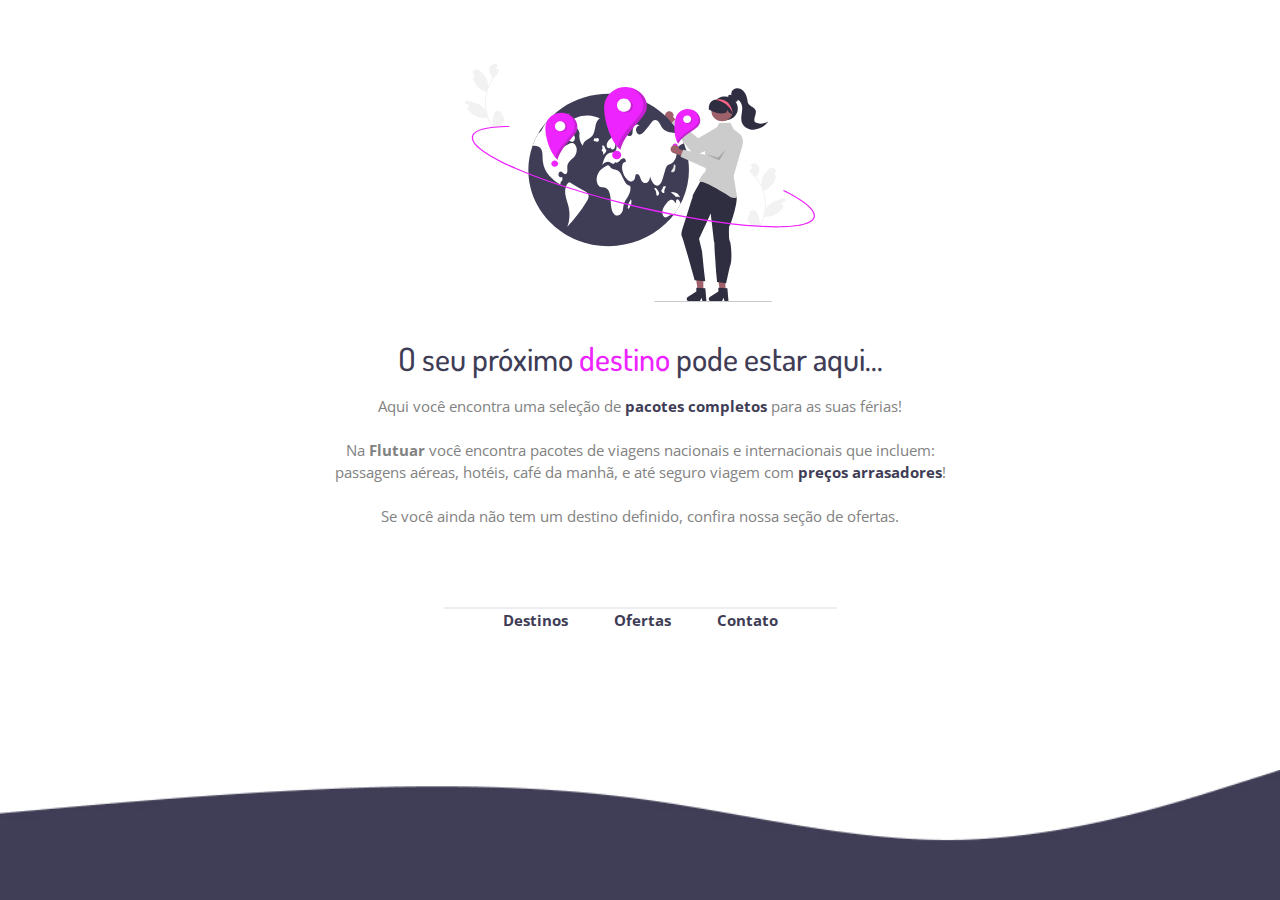
<file: desafio01-extra/index.html>
<!DOCTYPE html>
<html lang="pt-br">
  <head>
    <meta charset="UTF-8" />
    <meta http-equiv="X-UA-Compatible" content="IE=edge" />
    <meta name="viewport" content="width=device-width, initial-scale=1.0" />
    <title>Viaje com a gente!</title>
    <link rel="stylesheet" href="style.css" />
    <link rel="preconnect" href="https://fonts.googleapis.com">
    <link rel="preconnect" href="https://fonts.gstatic.com" crossorigin>
    <link href="https://fonts.googleapis.com/css2?family=Dosis:wght@500;700&family=Open+Sans:wght@400;700&display=swap" rel="stylesheet">
    <link rel="shortcut icon" href="./images/Favicon.svg" type="icon"/>
  </head>
  <body>
    <img
      src="./images/img1.svg"
      alt="imagem de uma mulher de cabelo preso com globo terrestre"
    />
    <h1>O seu próximo <span>destino</span> pode estar aqui...</h1>
    <div id="container">
      
      <p>
        Aqui você encontra uma seleção de <span>pacotes completos</span> para as suas férias!
      </p>
      <br>
      <p>
        Na <strong style="font-weight: 700">Flutuar</strong> você encontra pacotes de viagens nacionais e internacionais
        que incluem: passagens aéreas, hotéis, café da manhã, e até seguro
        viagem com <span>preços arrasadores</span>!
      </p>
      <br>
      <p>
        Se você ainda não tem um destino definido, confira nossa seção de
        ofertas.
      </p>
    </div>

    <div id="footer">
        <div id="line"></div>
      <a target="_blank" href="#">Destinos</a>
      <a target="_blank" href="#">Ofertas</a>
      <a target="_blank" href="#">Contato</a>
    </div>

    <img class="wave" src="./images/Wave.jpg" alt="onda roxa" />
  </body>
</html>
</file>
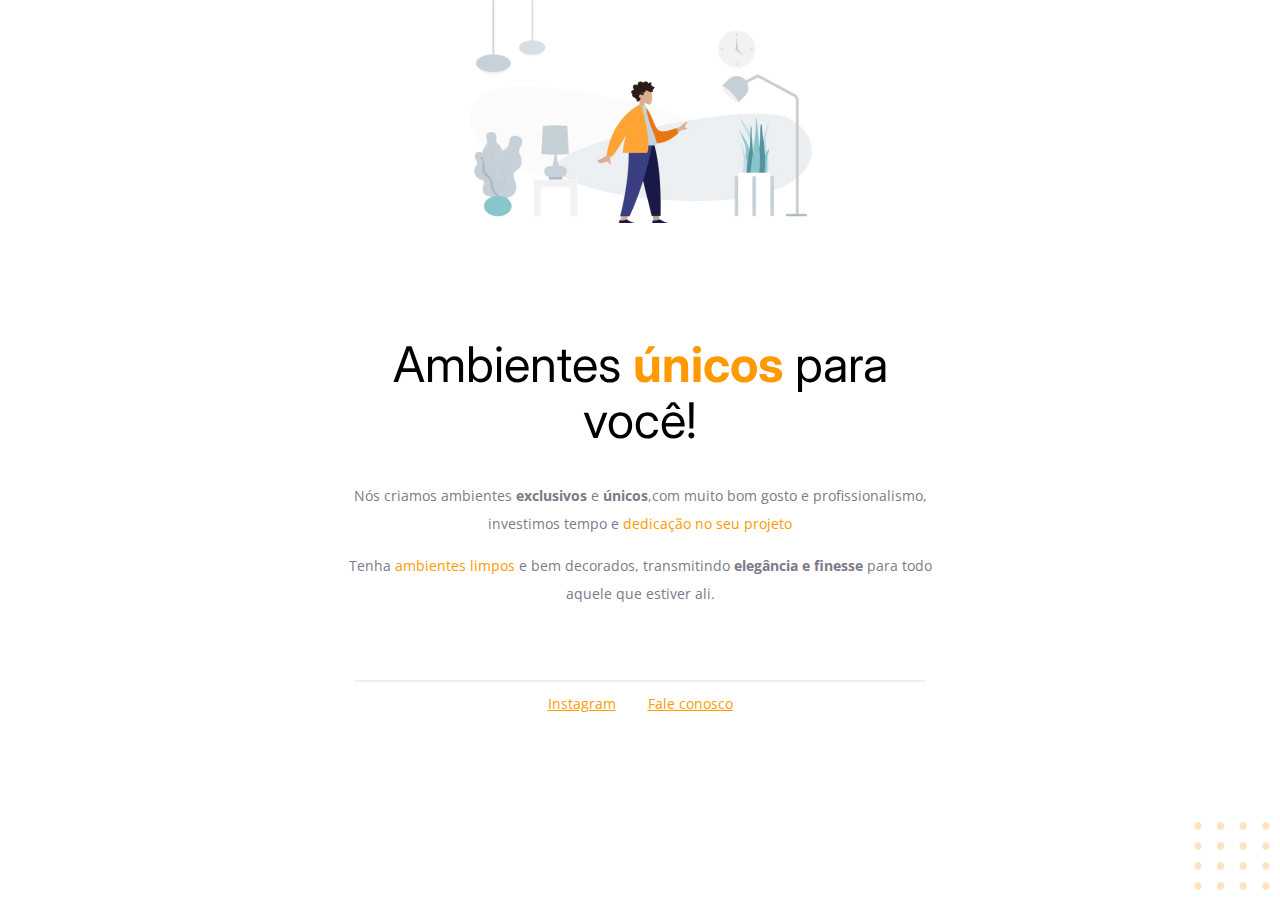
<file: desafio01/index.html>
<!-- Instrução que define o tipo do documento. -->
<!DOCTYPE html>
<html lang="pt-br">
  <!-- Tag <head> contém as instruções para a página -->
  <head>
    <link rel="preconnect" href="https://fonts.googleapis.com" />
    <link rel="preconnect" href="https://fonts.gstatic.com" crossorigin />
    <meta charset="UTF-8" />
    <meta name="viewport" content="width=device-width, initial-scale=1.0" />
    <title>Móveis customizados</title>

    <link
      href="https://fonts.googleapis.com/css2?family=Inter:wght@400;700&family=Open+Sans:wght@400;700&display=swap"
      rel="stylesheet"
    />

    <link rel="stylesheet" href="style.css" />
  </head>

  <!-- Tag <body> é o corpo do documento, onde tem as informações que serão mostradas. -->
  <body>

      <img src="images/img1.jpg" alt="Desenho de uma pessoa vestindo uma camisa amarela em uma sala com Móveis"/>

      <div id="hero">
      <h1>Ambientes <span>únicos</span> para você!</h1>
      <p> 
        Nós criamos ambientes <strong>exclusivos</strong> e <strong>únicos</strong>,com muito bom gosto e profissionalismo, investimos tempo e <span>dedicação no seu projeto</span> 
      </p>
      <p>Tenha <span>ambientes limpos</span> e bem decorados, transmitindo <strong>elegância e finesse</strong>
        para todo <br />
        aquele que estiver ali.</p>  

    </div>

    <div id="footer">
      
      <div class="line"></div>

      <a target="_blank" href="https://instagram.com/moveisparavoce">Instagram</a>
      <a href="mailto:contato@moveisparavoce.com">Fale conosco</a>
    </div>
    
    <img id="balls" src="images/balls.svg" alt="Bolinhas alaranjadas no canto inferior direito da tela"/>
    
  </body>
</html>
</file>
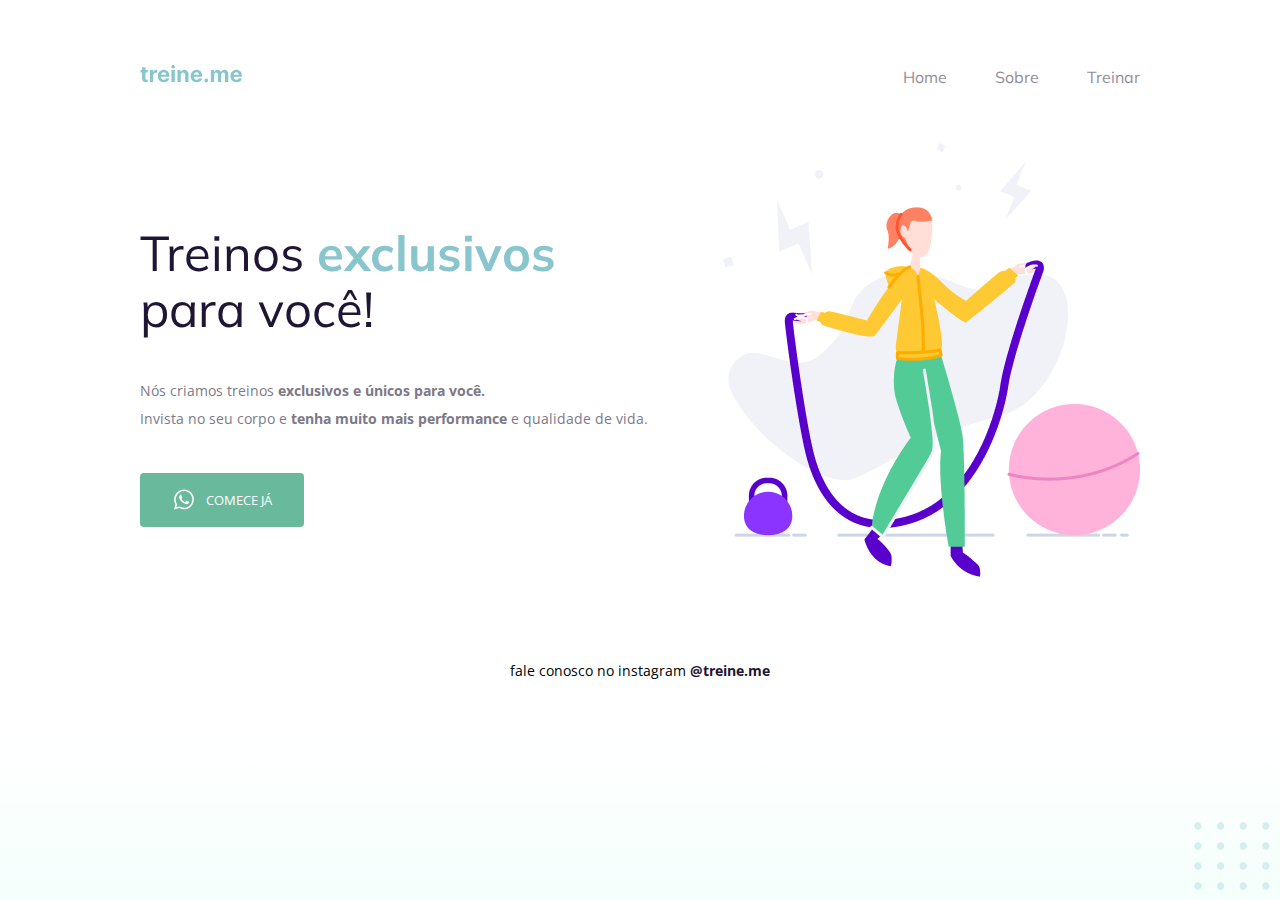
<file: desafio02-acessibilidade/index.html>
<!DOCTYPE html>
<html lang="pt-br">
  <head>
    <link rel="preconnect" href="https://fonts.googleapis.com">
    <link rel="preconnect" href="https://fonts.gstatic.com" crossorigin>

    <meta charset="UTF-8" />
    <meta name="viewport" content="width=device-width, initial-scale=1.0" />
    <title>Treine me</title>

    <link href="https://fonts.googleapis.com/css2?family=Mulish:wght@400;700&family=Open+Sans:wght@400;700&display=swap" rel="stylesheet">

    <link rel="stylesheet" href="style.css">

  </head>
  <body>
    <div class="page">
      <nav>
          <a id="logo" href="#">
            <img src="images/logo.svg" alt="Treine.me" />
          </a>
          <ul>
            <li><a href="#">Home</a></li>
            <li><a href="#">Sobre</a></li>
            <li><a href="#">Treinar</a></li>
          </ul>
    </nav>
  
      <main>
        
        <div class="text">
          <h1>Treinos <span>exclusivos</span> <br>
            para você!</h1>

          <p>
            Nós criamos treinos <strong>exclusivos e únicos para você.</strong></br>
            Invista no seu corpo e <strong>tenha muito mais performance</strong> e qualidade de vida.
          </p>
         <button>
              <img src="images/whats.svg" alt="Ícone do whatsapp">
              Comece já 
          </button>
        </div>
        
        <img src="images/img.png" alt="Desenho de uma mulher pulando corta numa academia.">

        </div>  

        
      </main>
        
      <footer>
          fale conosco no instagram <a href="https://instagram.com/treineme" target="_blank">@treine.me</a>
     </footer>
    

    <img id="balls" src="images/balls.svg" alt="Bolinhas decorativas verdes no canto inferior direito da página.">

  </body>
</html>
</file>
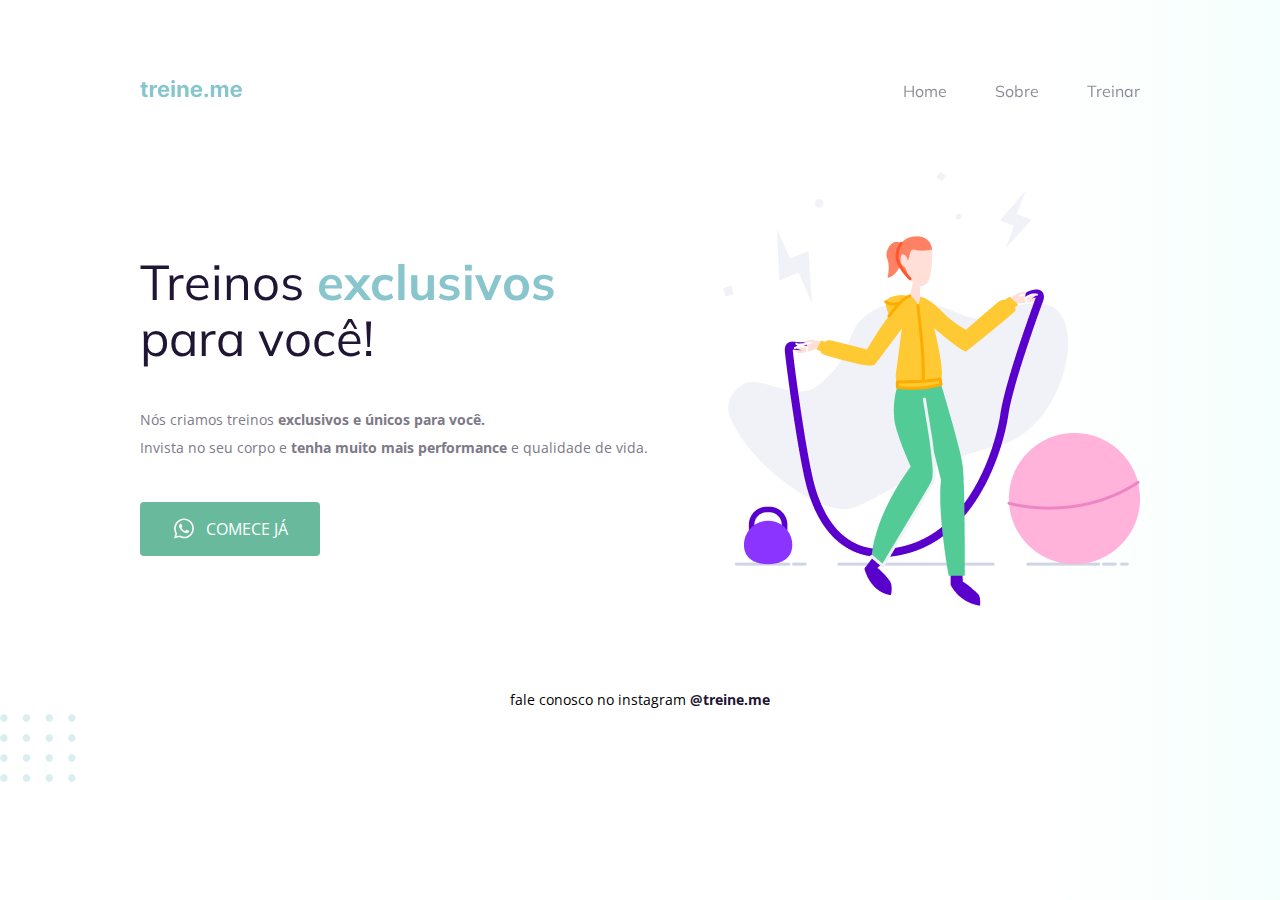
<file: desafio02-bugs/index.html>
<!DOCTYPE html>
<html lang="pt-br">
  <head>
    <link rel="preconnect" href="https://fonts.googleapis.com">
    <link rel="preconnect" href="https://fonts.gstatic.com" crossorigin>

    <meta charset="UTF-8" />
    <meta name="viewport" content="width=device-width, initial-scale=1.0" />
    <title>Treine me</title>

    <link href="https://fonts.googleapis.com/css2?family=Mulish:wght@400;700&family=Open+Sans:wght@400;700&display=swap" rel="stylesheet">

    <link rel="stylesheet" href="style.css">

  </head>
  <body>
    <div class="page">
      <nav>
          <a id="logo" href="#">
            <img src="images/logo.svg" alt="Treine.me" />
          </a>
          <ul>
            <li><a href="#">Home</a></li>
            <li><a href="#">Sobre</a></li>
            <li><a href="#">Treinar</a></li>
          </ul>
      </nav>
      
      <main>
          <section>
            <h1>Treinos <span>exclusivos</span> <br>
            para você!</h1>
           
            <p>
              Nós criamos treinos <strong>exclusivos e únicos para você.</strong></br>
              Invista no seu corpo e <strong>tenha muito mais performance</strong> e qualidade de vida.
            </p>
         
          
          
          <button>
            <img src="images/whats.svg" alt="Ícone do whatsapp">
            COMECE JÁ 
          </button>
          </section>
          
        <img src="images/img.png" alt="Desenho de uma mulher pulando corta numa academia.">


      </main>

      <footer>
          fale conosco no instagram <a href="https://instagram.com/treineme" target="_blank">@treine.me</a>
      </footer>
    </div>

    <img id="balls" src="images/balls.svg" alt="Bolinhas decorativas verdes no canto inferior direito da página.">

  </body>
</html>
</file>
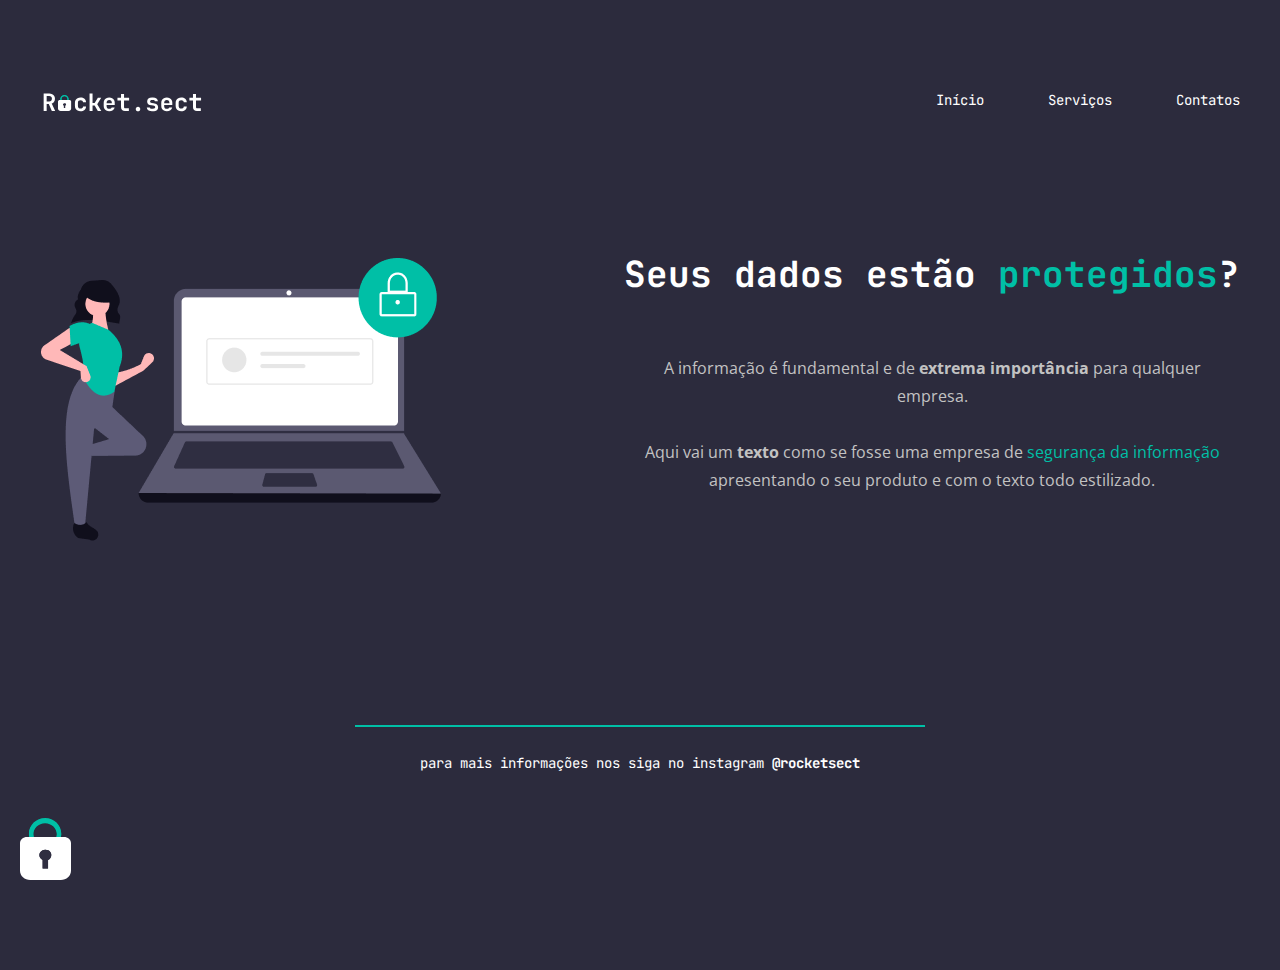
<file: desafio02-extra/index.html>
<!DOCTYPE html>
<html lang="pt-br">
  <head>
    <meta charset="UTF-8" />
    <meta name="viewport" content="width=device-width, initial-scale=1.0" />
    <title>cyber security</title>
    <link rel="stylesheet" href="style.css" />

    <link rel="preconnect" href="https://fonts.googleapis.com" />
    <link rel="preconnect" href="https://fonts.gstatic.com" crossorigin />
    <link
      href="https://fonts.googleapis.com/css2?family=JetBrains+Mono:wght@500;700&family=Open+Sans&display=swap"
      rel="stylesheet"
    />
  </head>
 <body>
    <header>
    <img src="./images/logo.svg" alt="logo da rocket.sect" />
    <ul>
      <li><a href="#">Início</a></li>
      <li><a href="#">Serviços</a></li>
      <li><a href="#">Contatos</a></li>
    </ul>
  </header>
  
    <main>
      <img
        src="./images/img1.png"
        alt="mulher com camiseta verde ao lado de um computador"
      />
      <div class="text">
        <h1>Seus dados estão <span>protegidos</span>?</h1>
        <p>
          A informação é fundamental e de
          <strong>extrema importância</strong> para qualquer<br>
          empresa. <br /> <br>
          Aqui vai um <strong>texto</strong> como se fosse uma
          empresa de <span>segurança da informação</span> <br> 
          apresentando o seu produto e com o texto todo estilizado.
        </p>
      </div>
      
    </main>
     <div id="line"></div>

  <footer> 
   
    para mais informações nos siga no instagram <a href="#">@rocketsect</a> 
    
  </footer>

<img class="lock" src="./images/padlock.svg" alt="imagem de um cadeado branco" />

</body>
</html>
</file>
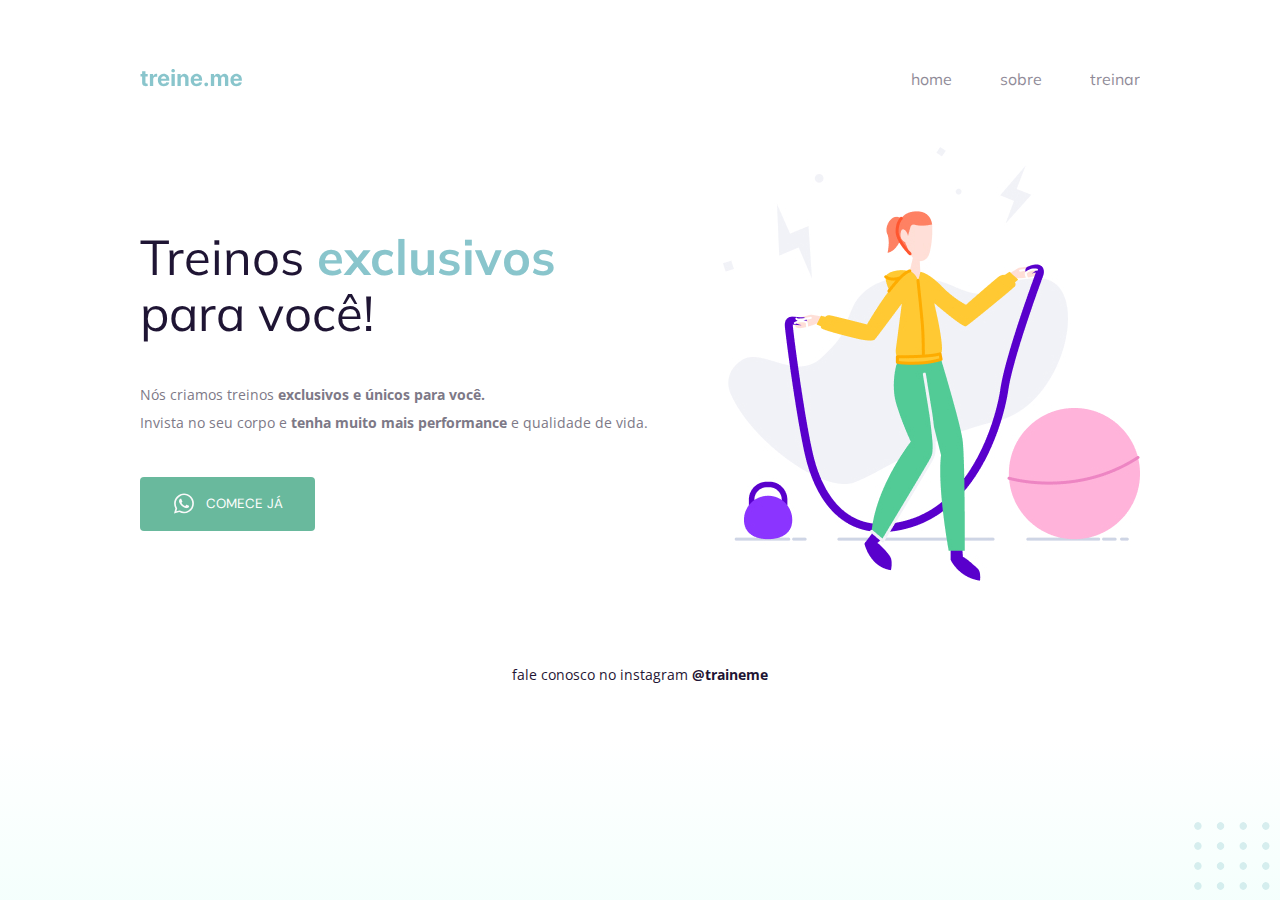
<file: desafio02/index.html>
<!DOCTYPE html>
<html lang="pt-br">
  <head>
    <meta charset="UTF-8" />
    <meta name="viewport" content="width=device-width, initial-scale=1.0" />
    <title>treine me</title>

    <link rel="preconnect" href="https://fonts.googleapis.com">
<link rel="preconnect" href="https://fonts.gstatic.com" crossorigin>
<link href="https://fonts.googleapis.com/css2?family=DM+Sans:wght@500&family=Mulish:wght@400;700&family=Open+Sans:wght@400;700&display=swap" rel="stylesheet">
 
    <link rel="stylesheet" href="./style.css">
  </head>
  <body>

    <div class="page">
        <nav>
         <a id="logo" href="#"><img src="./images/Logo.svg" alt="treine.me" /> 
         </a>
         <ul>
            <li><a href="#">home</a></li>
            <li><a href="#">sobre</a></li>
            <li><a href="#">treinar</a></li>
          </ul>
        </nav>  
      <main>

        <section class="text">
            <h1>Treinos <span>exclusivos</span> <br> 
                para você!</h1>

                <p>Nós criamos treinos <strong>exclusivos e únicos para você.</strong><br> 
                Invista no seu corpo e <strong> tenha muito mais performance</strong> e qualidade de vida.</p>
         <button>
            <img src="./images/whatsapp 1.svg" alt="logo do whatsapp">
            Comece já
        </button>
    
        </section>

        <img src="./images/img.jpg" alt="mulher fazendo exercicio">
       

      </main>
      <footer>
        fale conosco no instagram <a href="https://instagram.com/traineme" target="_blank">@traineme</a>
      </footer>
    </div>

    <img id="balls" src="./images/balls-decoration.svg" alt="bolinhas verdes no canto inferior da página">

  </body>
</html>
</file>
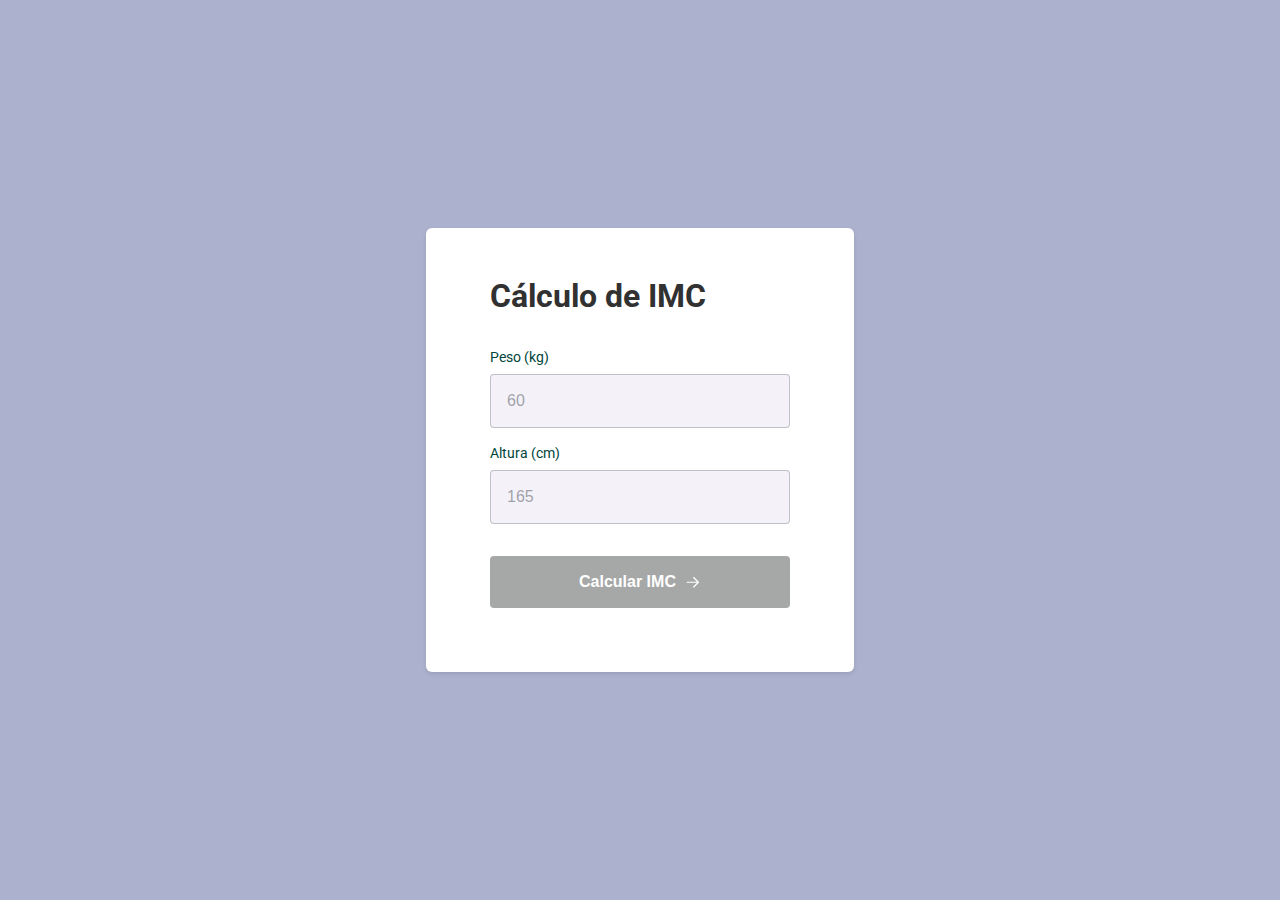
<file: imc/index.html>
<!DOCTYPE html>
<html lang="pt-br">

<head>
    <link rel="preconnect" href="https://fonts.googleapis.com">
    <link rel="preconnect" href="https://fonts.gstatic.com" crossorigin>
    <meta charset="UTF-8">
    <meta name="viewport" content="width=device-width, initial-scale=1.0">
    <title>Calculadora de IMC</title>

    <link href="https://fonts.googleapis.com/css2?family=Roboto:wght@400;700&display=swap" rel="stylesheet">

    <link rel="stylesheet" href="style.css">

    <script src="./js/script.js" defer type="module"></script>
</head>

<body>

    <div class="alert-error">
        Digite somente números
    </div>

    <div class="container">
        <main class="card">
            <form action="">
                <h1 class="title">Cálculo de IMC</h1>
                <div class="input-wrapper">
                    <label for="weight">Peso (kg)</label>
                    <input id="weight"type="text" placeholder="60">
                </div>

                <div class="input-wrapper">
                    <label for="height">Altura (cm)</label>
                    <input id="height"type="text" placeholder="165">
                </div>

                <button type="submit">Calcular IMC <img src="./assets/arrow.svg" alt="seta apontando para a direita"></button>
           
            </form>
        </main>
    </div>

    <div class="modal-wrapper">
        <div class="modal card">
            <h2 class="title">
                <span> Seu IMC é de 28</span>
            </h2>
            <button class="close">
                <img src="./assets/closebutton.svg" alt="imagem para fechar o pop-up">
            </button>
        </div>

    </div>

</body>

</html>
</file>
<file: desafio01-extra/style.css>
* {
    margin: 0;
}

body {
    text-align: center;
    font-family: 'Open Sans', sans-serif;
    margin: 0 auto;
    width: 626px;
}

img {
    margin-top: 64px;
}

h1 {
    font-family: 'Dosis', sans-serif;
    font-size: 32px;
    line-height: 40px;
    color: #3F3D56;
    font-weight: 500;
    margin-top: 32px;
}

h1 span {
    color: #EE24Ff;    ;
}

#container { 
    font-weight: 400;
    font-size: 15px;
    line-height: 22px;
    color: #828282; 
    margin-top: 16px;
}

p span {
    font-weight: 700;
    color: #3F3D56;
}

#footer {
    margin-top: 80px;
}

#footer a + a + a {
    margin-top: 80px;
    margin-left: 42px;
}

#footer a + a {
    margin-top: 80px;
    margin-left: 42px;
}

a {
    color: #3F3D56;
    font-weight: 700;
    font-size: 15px;
    line-height: 22px;
    text-decoration: none;
}

#line {
    margin: 0 auto;
    width: 391px;
    height: 0px;
    border: 1px solid #ECEFF2;
}
.wave {
    position: fixed;
    width: 100%;
    bottom: 0px;
    right: 0px;
}
</file>
<file: desafio01/style.css>
body {
  font-family: "Open Sans", sans-serif;
  font-size: 14px;
  line-height: 28px;
  text-align: center;
  margin: 0;
}

#hero {
  width: 592px;
  margin: 0 auto 72px;
}

img {
  margin-bottom: 72px;
}

h1 {
  font-family: "Inter", sans-serif;
  font-size: 49px;
  line-height: 56px;
  font-weight: normal;
}

h1 span {
  font-weight: bold;
}

span, a {
  color: #ff9900;
}

p, #footer {
  color: #7d7987;
  font-size: 14px;
  line-height: 28px;
}

#footer a + a {
  margin-left: 28px;
}

.line {
width: 568px;
height: 0px;
margin: 0 auto 8px;
border: 1px solid #ECEFF2;
}

#balls {
  position: fixed;
  bottom: 0;
  right: 0;
  margin: 0;
}
</file>
<file: desafio02-acessibilidade/style.css>
body {
  margin: 0;

  font-family: "Open Sans", sans-serif;

  background: linear-gradient(180deg, rgb(227, 255, 248, 0) 82.08%, rgb(227, 255, 248, 0.38) 100%);

  min-height: 100vh;
}

.page {
  width: 1000px;
  margin: 0 auto;
  padding-top: 65px;
}

nav {
  display: flex;
  justify-content: space-between;
  align-items: center;

  margin-bottom: 55px;
}

ul {
  display: flex;
  gap: 48px;
  list-style: none;
  margin: 0;
  padding: 0;
}

a {
  color: #1f1534;
  text-decoration: none;
}

ul li a {
    opacity: 0.5;
}

ul li a:hover {
  font-weight: bold;
  opacity: 1;
}
ul, h1{
  font-family: "Mulish", sans-serif;
}

main {
  display: flex;
  align-items: center;
  justify-content: space-between;
}

h1 {
  font-size: 49px;
  line-height: 56px;
  color: #1f1534;

  font-weight: normal;

  width: 490px;
}

h1 span {
  color: #89c5cc;
  font-weight: bold;
}

p {
  font-size: 14px;
  line-height: 28px;
  color: #7d7987;

  margin: 40px 0;
}

button {
  color: white;
  text-transform: uppercase;
  font-family: "Open Sans", sans-serif;

  background: #69B99D;
  border: 0;
  padding: 14px 32px 15px;

  display: flex;
  align-items: center;
  justify-content: center;
  gap: 10px;

  border-radius: 4px;

  cursor: pointer;
}

footer {
  font-size: 14px;
  line-height: 28px;

  text-align: center;

  margin-top: 80px;
}

footer a {
  font-weight: bold;
}

#balls {
    position: fixed;
    bottom: 0;
    right: 0;
}
</file>
<file: desafio02-bugs/style.css>
body {
    margin: 0;
  
    font-family: "Open Sans", sans-serif;
  
    background: linear-gradient(90deg, rgb(227, 255, 248, 0) 82.08%, rgb(227, 255, 248, 0.38) 100%);
  
    min-height: 100vh;
  }
  
  .page {
    width: 1000px;
    margin: 0 auto;
    padding-top: 65px;
  }
  
  nav {
    display: flex;
    justify-content: space-between;
    align-items: center;

    margin-bottom: 55px;
  }
  
  ul {
    display: flex;
    list-style: none;
  }

  li {
    padding-left: 48px;   
  }
  
  a {
    color: #1f1534;
    text-decoration: none;
  }
  
  ul li a {
      opacity: 0.5;
  }
  
  ul li a:hover {
    font-weight: bold;
    opacity: 1;
  }

  main {
    display: flex;
    align-items: center;
    justify-content: space-between;
  }
  
  h1,
  ul {
    font-family: "Mulish", sans-serif;
  }
  
  h1 {
    font-size: 49px;
    line-height: 56px;
    color: #1f1534;
  
    font-weight: normal;
    margin-bottom: 40px;
  }
  
  h1 span {
    color: #89c5cc;
    font-weight: bold;
  }
  
  section p {
    font-size: 14px;
    line-height: 28px;
    color: #7d7987;
  
    margin: 40px 0;
  }
  
  button {
    color: white;
    font-family: "Open Sans", sans-serif;
    font-size: 16px;
    line-height: 22px;
    text-align: center;
  
    background: #69B99D;
    border: 0;
    padding: 14px 32px 15px;
    border-radius: 4px;
  
    display: flex;
    justify-content: center;
    align-items: center;
    gap: 10px;
  
    cursor: pointer;
  }
  
  button:hover {
      background: #4EA788;
  }
  
  footer {
    font-size: 14px;
    line-height: 28px;
  
    text-align: center;
  
    margin-top: 80px;
  }
  
  footer a {
    font-weight: bold;
  }
  
  #balls {
      bottom: 0;
      right: 0;
  }
</file>
<file: desafio02-extra/style.css>
body {
    margin: 0 auto  ;
    background-color: #2C2B3D;

    min-height: 100vh;
    width: 1200px;
    color:#FFFFFF;
}

header {
    display: flex;
    justify-content: space-between;
    margin: 70px auto 100px;
}


header, ul {
    display: flex;
    text-align: center;
    gap: 64px;
    list-style: none;

}

li a {
    text-decoration: none;
    font-family: 'JetBrains Mono';
    color:#FFFFFF;
    font-size: 14px;
    line-height: 28px;    

}

main {
    display: flex;
    justify-content: space-between;
    align-items: center;
}

main h1 {
    font-family: 'JetBrains Mono';
    font-weight: 700;
    font-size: 36px;
    line-height: 40px;
    text-align: center;
}

h1 span {
    color: #00BFA6;
}

main p {
    margin-top: 60px;
    font-family: 'Open Sans';
    color: #C2C2C2;
    font-size: 16px;
    line-height: 28px;
    text-align: center;
    padding-bottom: 58px;
}

p span {
  color: #00BFA6;

}

#line {
    margin: auto;
    width: 568px;
    border: 1px solid #00bfa6;
    margin-top: 157px; 
}

footer {
  padding-top: 27px;
  text-align: center;
  font-family: "JetBrains Mono", monospace;
  font-size: 14px;
}

footer a {
    text-decoration: none;
    color: #FFFFFF;
    font-weight: bold;
}

.lock {
    position: absolute;
    left: 0;
    bottom: 0;
    margin: 20px;
      }
</file>
<file: desafio02/style.css>
body {
  margin: 0;
  font-family: "Open Sans", sans-serif;
  background: linear-gradient(180deg, rgba(227, 255, 248, 0) 82.08%, rgba(227, 255, 248, 0.38) 100%);

  min-height: 100vh;
}

.page {
  width: 1000px;
  margin: 0 auto;
  padding-top: 65px;
}

nav {
  display: flex;
  justify-content: space-between;
  align-items: center;

  margin-bottom: 55px;
}

a {
  text-decoration: none;
  color: #1f1534;
}

ul {
  display: flex;
  gap: 48px;
  list-style: none;
  margin: 0;
  padding: o;

  font-family: "Mulish", sans-serif;
}

ul li a {
    opacity: 0.5;
}

ul li a:hover {
  font-weight: bold;
  opacity: 1;
}

main {
  display: flex;
  align-items: center;
  justify-content: space-between;
}

h1 {
  font-family: "Mulish", sans-serif;
  font-size: 49px;
  line-height: 56px;
  font-weight: normal;
  color: #1f1534;
  margin-bottom: 40px;
}

h1 span {
  color: #89c5cc;
  font-weight: bold;
}

p {
  color: #7d7987;
  line-height: 28px;
  font-size: 14px;
  margin-bottom: 40px;
}

button {
  color: white;
  text-transform: uppercase;
  font-family: "DM Sans", sans-serif;
  display: flex;
  justify-content: center;
  align-items: center;
  padding: 14px 32px 15px;
  background: #69b99d;
  border-radius: 4px;
  border: 0;
  gap: 10px;

  cursor: pointer
}

button:hover {
    background: #5da58c;
}

footer {
  color: #1f1534;
  font-family: "Open Sans", sans-serif;
  font-size: 14px;
  line-height: 28px;
  text-align: center;
  margin-top: 80px;
}

footer a {
  font-weight: bold;
}

#balls {
    position: fixed;
    bottom: 0;
    right: 0;
}
</file>
<file: imc/style.css>
* {
    margin: 0;
    padding: 0;
    box-sizing: border-box;
}

:root {
    font-size: 62.5%;

    --tt-heading: #313131;
    --tt-label: #00453A;
    --tt-input: #212529;
    --ot-input: #a6a8a8;
    --bd-input: rgba(73, 80, 87, 0.3);
    --tt-placeholder: rgba(73, 80, 87, 0.5);
    --bg-input: #f4f1f8;

    --tt-button: white;
    --bg-button: #a6a8a8;
    --bg-button-hover: #bbbdbd;

    --bg-error: #F03E3E;
    --tt-error: white;
}

body {
    background-color: #acb1ce;
    font-family: 'Roboto', sans-serif;
}

body, input, button {
    font-size: 1.6rem;
    line-height: 2rem;

}

.card {
    padding: 4.8rem 6.4rem 6.4rem;
    background-color: white;
    max-width: 42.8rem;
    margin-inline: auto;

    box-shadow: 0px .2rem .4rem rgba(0, 0, 0, 0.1);
    border-radius: .6rem;

}

.container {
    display: grid;
    height: 100vh;
    place-content: center;
}

.title {
    font-size: 3.2rem;
    line-height: 4rem;
    color: var(--tt-heading);
}

form {
    width: 30rem;
}

form h1 {
    margin-bottom: 3.2rem;
}

form input {
    width: 100%;
    border: 1px solid var(--bd-input);
    background-color: var(--bg-input);
    padding: 1.6rem;
    border-radius: .4rem;
}

form label {
    font-size: 1.4rem;
    line-height: 1.8rem;
    color: var(--tt-label);
    margin-bottom: .8rem;
    display: block;
}

form input:focus {
    outline: 2px solid var(--ot-input);
}

form input::placeholder{
    color: var(--tt-placeholder);
}

.input-wrapper + .input-wrapper {
    margin-top: 1.6rem;
}

form button {
    margin-top: 3.2rem;
    padding: 1.6rem;
    width: 100%;

    border-radius: .4rem;
    border: none;
    background-color: var(--bg-button);
    color: var(--tt-button);

    display: flex;
    align-items: center;
    justify-content: center;
    gap: .8rem;

    font-weight: bold;

    cursor: pointer;

    transition: background .3seg;
}

form button:hover {
    background: var(--bg-button-hover);
}

.modal-wrapper.open {
    opacity: 1;
    visibility: visible;
}

.modal-wrapper {
    position: absolute;
    inset: 0;
    background-color: rgba(0, 0, 0, 0.7);
    display: grid;
    place-content: center;

    opacity: 0;
    visibility: hidden;
}

.modal {
    position: relative;
}

.modal button {
    background: none;
    border: none;
    position: absolute;
    top: 1.6rem;
    right: 1.6rem;

    cursor: pointer;

    transition: transform .3s;
}

.modal button:hover {
    transform: scale(1.1);
}

.alert-error.open {
    visibility: visible;
    opacity: 1;
    transform: translateY(0);
}

.alert-error {
    position: absolute;
    background-color: var(--bg-error);
    top: 0;
    left: 0;
    right: 0;
    text-align: center;
    color: var(--tt-error);
    padding: .8rem 0;
    font-weight: bold;

    visibility: hidden;
    opacity: 0;
    transform: translateY(-30px);
    transition: transform .5s;
}
</file>
